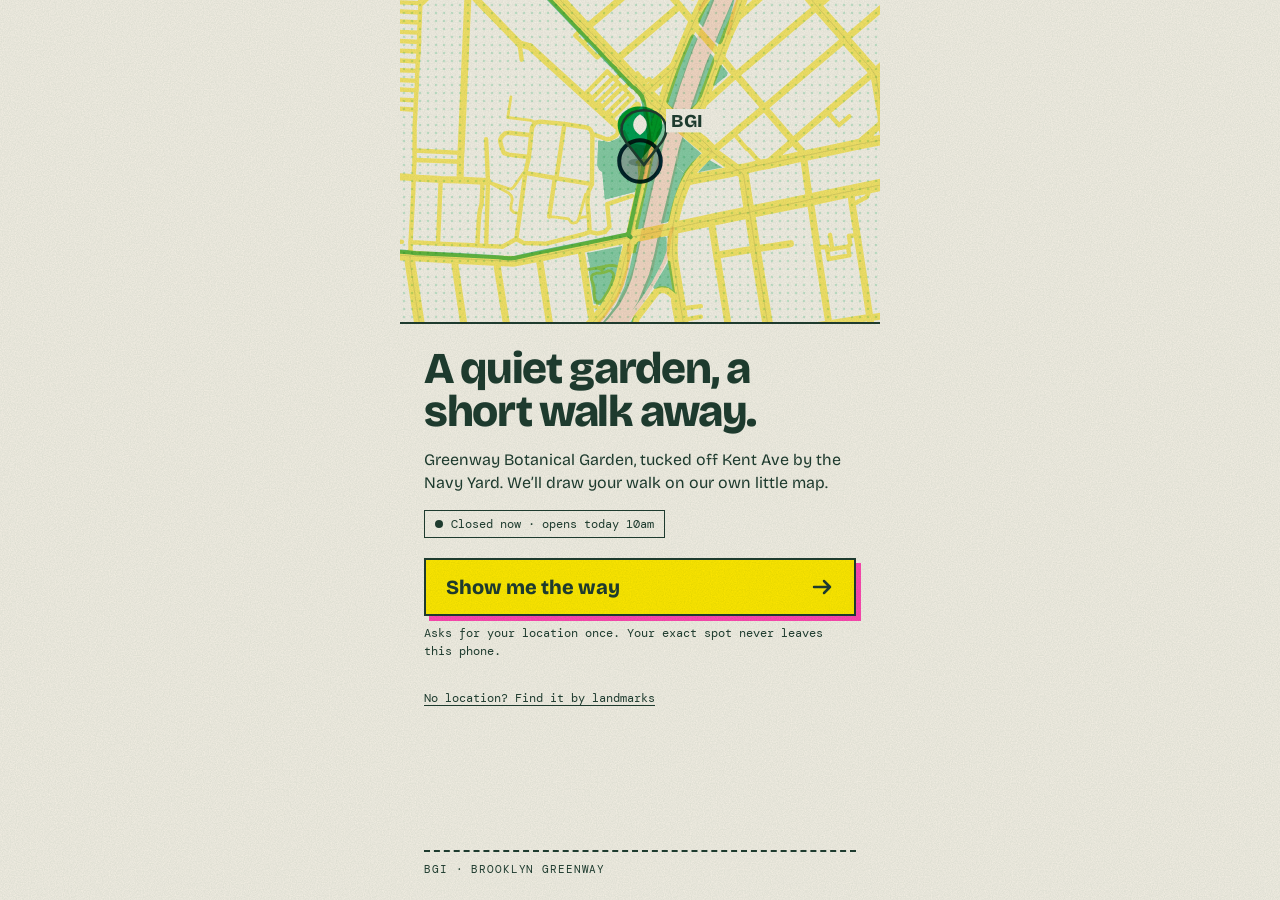
<file: index.html>
<!doctype html>
<html lang="en">
<head>
<meta charset="utf-8">
<meta name="viewport" content="width=device-width, initial-scale=1, viewport-fit=cover">
<title>Greenway Botanical Garden — find your way</title>
<meta name="description" content="A quiet garden off Kent Ave by the Brooklyn Navy Yard. Walking directions on our own little map.">
<meta name="theme-color" content="#F4EFE4">
<link rel="preconnect" href="https://fonts.googleapis.com">
<link rel="preconnect" href="https://fonts.gstatic.com" crossorigin>
<link href="https://fonts.googleapis.com/css2?family=Bricolage+Grotesque:opsz,wght@12..96,400;12..96,600;12..96,800&family=DM+Mono:wght@400;500&display=swap" rel="stylesheet">
<link rel="stylesheet" href="style.css?v=2026-11-21a">
</head>
<body>
<div class="app">

<!-- A · landing -->
<section class="screen" id="s-landing">
  <div class="map h-hero" id="m-landing"></div>
  <div class="pad">
    <h1>A quiet garden, a short walk away.</h1>
    <p>Greenway Botanical Garden, tucked off Kent Ave by the Navy Yard. We’ll draw your walk on our own little map.</p>
    <div class="chip" id="open-chip"><span class="dot" aria-hidden="true"></span><span>Checking hours…</span></div>
    <div style="display:flex;flex-direction:column;gap:8px;margin-top:4px">
      <button class="btn" id="go"><span>Show me the way</span><svg aria-hidden="true" width="24" height="24" viewBox="0 0 24 24" fill="none" stroke="currentColor" stroke-width="2.5" stroke-linecap="round" stroke-linejoin="round"><path d="M4 12H20M14 6l6 6-6 6"/></svg></button>
      <p class="small">Asks for your location once. Your exact spot never leaves this phone.</p>
    </div>
    <button class="linkbtn" id="landmarks">No location? Find it by landmarks</button>
    <div class="foot mono"><span>BGI · Brooklyn Greenway</span><span id="src-label"></span></div>
  </div>
</section>

<!-- A2 · compass finding its way -->
<section class="screen seek" id="s-seek" hidden>
  <div class="pad center">
    <span class="mono">BGI · wayfinder</span>
    <svg class="bigcompass" viewBox="0 0 300 300" role="img" aria-label="A compass searching for the garden" id="seek-compass">
      <defs><pattern id="sDots" width="7" height="7" patternUnits="userSpaceOnUse"><circle cx="3.5" cy="3.5" r="1.4" fill="#1F3D30"/></pattern></defs>
      <circle cx="158" cy="156" r="132" fill="#FF48B0" style="mix-blend-mode:multiply" class="seek-ink"/>
      <circle cx="150" cy="150" r="132" fill="#00A95C"/>
      <circle cx="160" cy="160" r="132" fill="url(#sDots)" opacity=".22"/>
      <circle cx="150" cy="150" r="100" fill="#F4EFE4"/>
      <g class="ticks" stroke="#1F3D30" stroke-width="2" stroke-linecap="round">
        <path d="M150 54v12M150 234v12M54 150h12M234 150h12"/>
        <path d="M218 82l-6 6M82 218l6-6M82 82l6 6M218 218l-6-6" opacity=".5"/>
      </g>
      <g font-family="DM Mono, monospace" font-size="13" fill="#1F3D30" text-anchor="middle">
        <text x="150" y="38" fill="#F4EFE4">N</text><text x="150" y="274" fill="#F4EFE4">S</text>
        <text x="270" y="155" fill="#F4EFE4">E</text><text x="30" y="155" fill="#F4EFE4">W</text>
      </g>
      <g id="seek-needle" class="needle searching">
        <path d="M150 62 L172 150 L150 140 L128 150Z" fill="#FF48B0" style="mix-blend-mode:multiply"/>
        <path d="M150 238 L172 150 L150 160 L128 150Z" fill="#FFE800" style="mix-blend-mode:multiply"/>
        <path d="M150 62 L172 150 L150 238 L128 150Z" fill="none" stroke="#1F3D30" stroke-width="2" stroke-linejoin="round"/>
      </g>
      <circle cx="150" cy="150" r="7" fill="#1F3D30"/>
    </svg>
    <p class="seek-line" id="seek-line" aria-live="polite">Finding you…</p>
    <p class="small">Your exact spot stays on this phone.</p>
  </div>
</section>

<!-- A3 · big arrow -->
<section class="screen" id="s-arrow" hidden>
  <div class="pad">
    <div style="display:flex;justify-content:space-between;align-items:center"><button class="back" data-go="landing">← BGI</button><span class="mono" id="arrow-mode">north is up</span></div>
    <div class="arrowwrap">
      <svg viewBox="0 0 300 300" class="bigarrow" role="img" aria-label="Arrow pointing toward the garden" id="bigarrow">
        <g id="arrow-rot">
          <path d="M150 18 L250 150 L190 150 L190 282 L110 282 L110 150 L50 150Z" fill="#FFE800" style="mix-blend-mode:multiply" transform="translate(9 7)"/>
          <path d="M150 18 L250 150 L190 150 L190 282 L110 282 L110 150 L50 150Z" fill="#FF48B0" style="mix-blend-mode:multiply"/>
          <path d="M150 18 L250 150 L190 150 L190 282 L110 282 L110 150 L50 150Z" fill="none" stroke="#1F3D30" stroke-width="3" stroke-linejoin="round"/>
          <path d="M150 64 V 250" stroke="#F4EFE4" stroke-width="3" stroke-dasharray="2 10" stroke-linecap="round"/>
        </g>
      </svg>
    </div>
    <h1 id="arrow-h">That way.</h1>
    <p id="arrow-sub"></p>
    <button class="btn" id="draw-map"><span>Draw my map</span><svg aria-hidden="true" width="24" height="24" viewBox="0 0 24 24" fill="none" stroke="currentColor" stroke-width="2.5" stroke-linecap="round" stroke-linejoin="round"><path d="M3 17c4-1 4-9 9-9s5 8 9 7"/><circle cx="3" cy="17" r="1.5"/><circle cx="21" cy="15" r="1.5"/></svg></button>
    <div class="altlinks"><a id="arrow-gmaps" href="#">Open in Google Maps</a><button class="linkbtn" id="arrow-landmarks">Landmark view</button></div>
  </div>
</section>

<!-- B · route -->
<section class="screen" id="s-route" hidden>
  <div class="map h-route" id="m-route"></div>
  <div class="ticket mono" id="ticket" aria-hidden="true"></div>
  <div class="topbar">
    <button class="back" data-go="arrow">← arrow</button>
    <button class="iconbtn" id="recenter" aria-label="Recenter on me"><svg aria-hidden="true" width="22" height="22" viewBox="0 0 22 22" fill="none" stroke="currentColor" stroke-width="2" stroke-linecap="round"><circle cx="11" cy="11" r="5"/><path d="M11 1v3M11 18v3M1 11h3M18 11h3"/></svg></button>
  </div>
  <div class="sheet">
    <div class="handle" aria-hidden="true"></div>
    <div class="eta">
      <div><b id="eta-min">— min</b><span class="mono" id="eta-dist">on foot</span></div>
      <span class="tag">walking</span>
    </div>
    <ol class="steps" id="steps"></ol>
    <p class="note">Map apps often miss this entrance. Turn onto Williamsburg St West from Kent Ave.</p>
    <div class="altlinks"><a id="ext-walk" href="#">Open in Google Maps</a><button class="linkbtn" id="route-landmarks">Landmark view</button></div>
    <div class="foot mono"><span id="gps-state">updates as you walk</span></div>
  </div>
</section>

<!-- C · almost there -->
<section class="screen" id="s-arrive" hidden>
  <div class="map h-close" id="m-arrive"></div>
  <div class="topbar"><span class="chip open mono" id="arrive-dist">nearly there</span></div>
  <div class="pad">
    <h1>You’re basically here.</h1>
    <div class="row">
      <div class="sign" role="img" aria-label="The green code sign at the entrance"><div class="a"></div><div class="b"><i></i><i></i></div><div class="post"></div></div>
      <p>Look for the <b>green code at the Williamsburg St West entrance</b>, by the brochures. Scan it with your camera to collect this season’s stamp.</p>
    </div>
    <p class="small">No bikes or dogs inside. Bike racks are free.</p>
    <div class="foot mono"><button class="back" data-go="route">← route</button><span id="arrive-hours"></span></div>
  </div>
</section>

<!-- D · too far -->
<section class="screen" id="s-far" hidden>
  <div class="pad">
    <div style="display:flex;justify-content:space-between;align-items:center"><button class="back" data-go="landing">← BGI</button><span class="mono">outside our map</span></div>
    <svg class="compass" viewBox="0 0 300 300" role="img" aria-label="Arrow pointing toward the garden" id="compass">
      <defs><pattern id="cDots" width="7" height="7" patternUnits="userSpaceOnUse"><circle cx="3.5" cy="3.5" r="1.4" fill="#1F3D30"/></pattern></defs>
      <circle cx="150" cy="150" r="128" fill="#00A95C" style="mix-blend-mode:multiply"/>
      <circle cx="160" cy="160" r="128" fill="url(#cDots)" opacity=".25"/>
      <circle cx="150" cy="150" r="140" fill="none" stroke="#1F3D30" stroke-width="2" stroke-dasharray="2 8" stroke-linecap="round"/>
      <text x="150" y="20" text-anchor="middle" fill="#1F3D30" font-size="12" font-family="DM Mono, monospace">N</text>
      <circle cx="150" cy="150" r="96" fill="#F4EFE4"/>
      <g id="needle">
        <path d="M150 40 L196 190 L150 166 L104 190Z" fill="#FFE800" style="mix-blend-mode:multiply"/>
        <path d="M156 36 L202 186 L156 162 L110 186Z" fill="#FF48B0" style="mix-blend-mode:multiply"/>
        <path d="M150 40 L196 190 L150 166 L104 190Z" fill="none" stroke="#1F3D30" stroke-width="2" stroke-linejoin="round"/>
      </g>
      <circle cx="150" cy="150" r="6" fill="#1F3D30"/>
    </svg>
    <h1 id="far-h">That way.</h1>
    <p>Too far to walk from here. Hop on one of these, then our map takes over.</p>
    <ul class="transit" id="transit"></ul>
    <a class="btn" id="ext-transit" href="#"><span>Transit in Maps</span><svg aria-hidden="true" width="24" height="24" viewBox="0 0 24 24" fill="none" stroke="currentColor" stroke-width="2.5" stroke-linecap="round" stroke-linejoin="round"><path d="M7 17L17 7M9 7h8v8"/></svg></a>
    <button class="btn ghost" id="remind">Remind me this weekend</button>
    <p class="small">Saves a calendar reminder to your phone. No account, no email.</p>
  </div>
</section>

<!-- E · landmarks (no location) -->
<section class="screen" id="s-noloc" hidden>
  <div class="map h-hero" id="m-noloc"></div>
  <div class="topbar"><button class="back" data-go="prev">← back</button></div>
  <div class="pad">
    <h1>Find it by landmarks.</h1>
    <p class="small" id="noloc-why" hidden></p>
    <ol class="steps">
      <li>Get to Kent Ave at Hooper St</li>
      <li>Turn right onto Williamsburg St West</li>
      <li>Entrance is between Kent &amp; Flushing</li>
    </ol>
    <div class="addr"><span id="addr-text"></span><button id="copy">Copy</button></div>
    <button class="btn" id="retry"><span>Try my location after all</span></button>
  </div>
</section>

<!-- F0 · animated welcome at the entrance (?at=gate) -->
<section class="screen welcome" id="s-welcome" hidden>
  <svg class="wl-scene" viewBox="0 0 390 844" preserveAspectRatio="xMidYMid slice" aria-hidden="true">
    <defs><pattern id="wDots" width="8" height="8" patternUnits="userSpaceOnUse"><circle cx="4" cy="4" r="1.3" fill="#00A95C"/></pattern></defs>
    <rect width="390" height="844" fill="url(#wDots)" opacity=".25"/>
    <g class="wl-sun"><circle cx="250" cy="250" r="130" fill="#FFE800" style="mix-blend-mode:multiply"/><circle cx="262" cy="262" r="130" fill="#FF48B0" opacity=".3" style="mix-blend-mode:multiply"/></g>
    <g class="wl-leaf a"><path d="M40 120 C 90 60, 160 70, 190 110 C 150 160, 80 170, 40 120 Z" fill="#00A95C" style="mix-blend-mode:multiply"/><path d="M44 120 C 100 108, 150 106, 188 110" stroke="#F4EFE4" stroke-width="3" fill="none"/></g>
    <g class="wl-leaf b"><path d="M300 420 C 350 380, 400 400, 420 440 C 380 480, 330 470, 300 420 Z" fill="#FF48B0" style="mix-blend-mode:multiply"/><path d="M304 420 C 350 425, 390 432, 418 440" stroke="#F4EFE4" stroke-width="3" fill="none"/></g>
    <g class="wl-leaf c"><path d="M-20 690 C 30 640, 100 650, 120 700 C 80 740, 10 740, -20 690 Z" fill="#00A95C" style="mix-blend-mode:multiply"/><path d="M-16 690 C 30 695, 80 698, 118 700" stroke="#F4EFE4" stroke-width="3" fill="none"/></g>
    <g class="wl-grass" fill="none" stroke="#00A95C" stroke-width="7" stroke-linecap="round" style="mix-blend-mode:multiply">
      <path d="M20 844 C 22 790, 30 760, 44 730"/><path d="M60 844 C 58 800, 52 770, 40 740"/><path d="M110 844 C 114 780, 126 750, 140 720"/>
      <path d="M170 844 C 168 800, 160 776, 150 756"/><path d="M230 844 C 234 790, 248 762, 262 736"/><path d="M290 844 C 288 796, 280 772, 268 752"/>
      <path d="M340 844 C 344 784, 356 756, 372 730"/><path d="M380 844 C 378 800, 372 778, 362 760"/>
    </g>
  </svg>
  <div class="wl-text">
    <span class="mono wl-kicker" id="wl-kicker">Greenway Botanical Garden</span>
    <h1 class="wl-h"><span>Welcome</span> <span>to</span> <span>the</span> <span>quiet.</span></h1>
    <div class="wl-stamp" id="wl-stamp"></div>
    <p class="wl-sub" id="wl-sub"></p>
    <button class="btn wl-go" id="wl-go"><span>Come in</span><svg aria-hidden="true" width="24" height="24" viewBox="0 0 24 24" fill="none" stroke="currentColor" stroke-width="2.5" stroke-linecap="round" stroke-linejoin="round"><path d="M4 12H20M14 6l6 6-6 6"/></svg></button>
  </div>
</section>

<!-- F · inside the garden: what are you doing, how quiet, notebook -->
<section class="screen" id="s-gate" hidden>
  <div class="pad">
    <div class="mono" style="display:flex;justify-content:space-between"><span>BGI · field log</span><span id="visit-n"></span></div>
    <h1 id="gate-h">What’s your quiet thing today?</h1>
    <p>Tap everything that fits, now or on your way out. Anonymous.</p>
    <div class="acts" id="acts" role="group" aria-label="What you’re doing here"></div>
    <button class="btn" id="acts-save" disabled><span id="acts-save-label">Pick at least one</span></button>
    <p class="mono" id="acts-state" aria-live="polite"></p>
    <div class="rating" id="rating">
      <h2>How quiet was it?</h2>
      <span class="mono" id="rating-state">one tap · anonymous</span>
      <button class="opt" data-r="pin" aria-pressed="false"><span class="g" aria-hidden="true">·</span>Pin-drop quiet</button>
      <button class="opt" data-r="hum" aria-pressed="false"><span class="g" aria-hidden="true">~</span>A soft hum</button>
      <button class="opt" data-r="busy" aria-pressed="false"><span class="g" aria-hidden="true">∴</span>Busier than I hoped</button>
    </div>
    <h2 style="margin:8px 0 0;font-size:22px;font-weight:800">Your field notebook</h2>
    <div class="book" id="book"></div>
    <div class="habits" id="habits" hidden><span class="mono">your garden habits</span><div class="habit-row" id="habit-row"></div></div>
    <p class="small" style="border:2px dashed #1F3D30;padding:12px 14px">Your stamps live on this phone, not on our server. We only count scans and taps.</p>
  </div>
</section>

<svg class="grain" aria-hidden="true" width="100%" height="100%"><filter id="grain"><feTurbulence type="fractalNoise" baseFrequency=".85" numOctaves="2" stitchTiles="stitch"/><feColorMatrix values="0 0 0 0 .12  0 0 0 0 .24  0 0 0 0 .19  0 0 0 .35 0"/></filter><rect width="100%" height="100%" filter="url(#grain)"/></svg>
<p class="visually-hidden" aria-live="polite" id="live"></p>
</div>
<script src="config.js?v=2026-11-21a"></script>
<script src="map.js?v=2026-11-21a"></script>
<script src="app.js?v=2026-11-21a"></script>
</body>
</html>
</file>
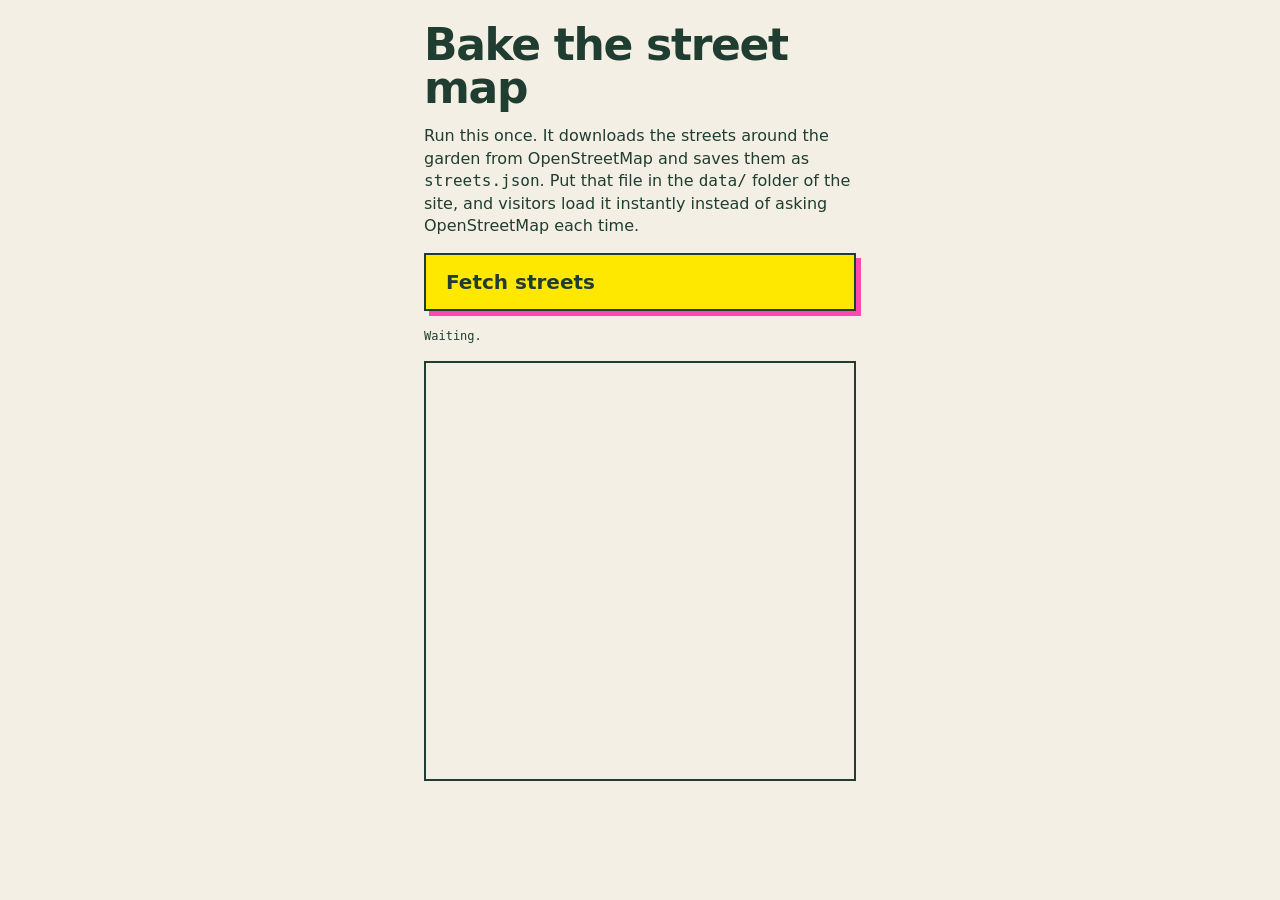
<file: bake.html>
<!doctype html>
<html lang="en">
<head>
<meta charset="utf-8">
<meta name="viewport" content="width=device-width, initial-scale=1">
<title>BGI — bake the street map</title>
<link rel="stylesheet" href="style.css">
</head>
<body>
<div class="app"><div class="pad">
  <h1>Bake the street map</h1>
  <p>Run this once. It downloads the streets around the garden from OpenStreetMap and saves them as <code>streets.json</code>. Put that file in the <code>data/</code> folder of the site, and visitors load it instantly instead of asking OpenStreetMap each time.</p>
  <button class="btn" id="bake"><span>Fetch streets</span></button>
  <p class="small" id="status">Waiting.</p>
  <div class="map" id="preview" style="height:420px;border:2px solid #1F3D30"></div>
  <a class="btn ghost" id="dl" hidden download="streets.json">Download streets.json</a>
</div></div>
<script src="config.js"></script>
<script src="map.js"></script>
<script>
  var C = window.BGI_CONFIG, M = window.BGIMap;
  document.getElementById('bake').onclick = function () {
    var st = document.getElementById('status');
    st.textContent = 'Asking OpenStreetMap… (can take 10–30 s)';
    fetch(C.overpassUrl, { method: 'POST', body: 'data=' + encodeURIComponent(M.overpassQuery(C.entrance, C.mapRadiusM + 300)) })
      .then(function (r) { if (!r.ok) throw new Error('HTTP ' + r.status); return r.json(); })
      .then(function (raw) {
        var data = M.compact(raw), json = JSON.stringify(data);
        st.textContent = data.ways.length + ' streets, ' + Object.keys(data.nodes).length + ' points, ' + Math.round(json.length / 1024) + ' KB. Check the preview, then download.';
        var el = document.getElementById('preview');
        el.innerHTML = M.render(data, { mode: 'static', entrance: C.entrance, w: el.clientWidth, h: el.clientHeight });
        var dl = document.getElementById('dl');
        dl.href = URL.createObjectURL(new Blob([json], { type: 'application/json' }));
        dl.hidden = false;
      })
      .catch(function (e) { st.textContent = 'Failed: ' + e.message + '. Try again in a minute.'; });
  };
</script>
</body>
</html>
</file>
<file: style.css>
:root {
  --paper: #F4EFE4;
  --ink: #1F3D30;
  --green: #00A95C;
  --pink: #FF48B0;
  --yellow: #FFE800;
  --mono: 'DM Mono', ui-monospace, monospace;
  --sans: 'Bricolage Grotesque', system-ui, sans-serif;
}
* { box-sizing: border-box; }
[hidden] { display: none !important; }
html, body { margin: 0; background: var(--paper); color: var(--ink); font-family: var(--sans); }
body { min-height: 100dvh; }
a { color: var(--ink); }
a:hover { color: #00754A; }
button { font: inherit; color: inherit; }

.app { position: relative; max-width: 480px; margin: 0 auto; min-height: 100dvh; overflow-x: hidden; }
.screen { min-height: 100dvh; display: flex; flex-direction: column; }
.screen[hidden] { display: none; }

/* paper grain over everything */
.grain { position: fixed; inset: 0; pointer-events: none; mix-blend-mode: multiply; opacity: .5; z-index: 50; }

.pad { padding: 24px; display: flex; flex-direction: column; gap: 16px; flex: 1; }
.mono { font-family: var(--mono); font-size: 11px; letter-spacing: .08em; text-transform: uppercase; }
.small { font-family: var(--mono); font-size: 12px; line-height: 1.5; margin: 0; }
h1 { margin: 0; font-size: clamp(34px, 10vw, 44px); font-weight: 800; line-height: .97; letter-spacing: -.03em; }
p { margin: 0; font-size: 16px; line-height: 1.4; }

.chip { align-self: flex-start; display: inline-flex; align-items: center; gap: 8px; border: 1.5px solid var(--ink); padding: 5px 10px; background: var(--paper); font-family: var(--mono); font-size: 12px; }
.chip.open { background: var(--yellow); }
.chip .dot { width: 8px; height: 8px; border-radius: 50%; background: var(--ink); }
.topbar { position: absolute; left: 16px; right: 16px; top: 16px; display: flex; justify-content: space-between; align-items: center; z-index: 5; }

.btn { min-height: 58px; display: flex; align-items: center; justify-content: space-between; gap: 12px; padding: 0 20px; background: var(--yellow); border: 2px solid var(--ink); box-shadow: 5px 5px 0 var(--pink); font-size: 20px; font-weight: 800; text-decoration: none; color: var(--ink); cursor: pointer; width: 100%; text-align: left; }
.btn:active { transform: translate(3px, 3px); box-shadow: 2px 2px 0 var(--pink); }
.btn.ghost { min-height: 48px; justify-content: center; background: var(--paper); box-shadow: none; font-size: 17px; font-weight: 600; }
.iconbtn { width: 44px; height: 44px; display: flex; align-items: center; justify-content: center; background: var(--paper); border: 2px solid var(--ink); cursor: pointer; }
.back { font-family: var(--mono); font-size: 11px; letter-spacing: .1em; text-transform: uppercase; background: var(--paper); border: 1.5px solid var(--ink); padding: 8px 10px; text-decoration: none; cursor: pointer; }

.map { position: relative; width: 100%; border-bottom: 2px solid var(--ink); overflow: hidden; background: var(--paper); flex-shrink: 0; }
.map svg { display: block; }
.map.h-hero { height: 36dvh; min-height: 240px; }
.map.h-route { height: 56dvh; min-height: 360px; }
.map.h-close { height: 44dvh; min-height: 300px; }

.sheet { flex: 1; margin-top: -24px; position: relative; z-index: 2; background: var(--paper); border-top: 2px solid var(--ink); padding: 12px 24px 24px; display: flex; flex-direction: column; gap: 12px; }
.handle { align-self: center; width: 44px; height: 4px; background: var(--ink); opacity: .4; }
.eta { display: flex; justify-content: space-between; align-items: flex-end; }
.eta b { font-size: 32px; font-weight: 800; line-height: 1; letter-spacing: -.02em; display: block; }
.tag { font-family: var(--mono); font-size: 11px; letter-spacing: .08em; text-transform: uppercase; background: var(--yellow); padding: 3px 6px; }

.steps { margin: 0; padding: 0; list-style: none; display: flex; flex-direction: column; gap: 10px; counter-reset: s; }
.steps li { display: flex; gap: 12px; align-items: center; font-size: 16px; line-height: 1.3; }
.steps li::before { counter-increment: s; content: counter(s); width: 26px; height: 26px; flex-shrink: 0; border: 2px solid var(--ink); border-radius: 50%; display: flex; align-items: center; justify-content: center; font-family: var(--mono); font-size: 12px; }
.steps .m { font-family: var(--mono); font-size: 11px; opacity: .8; margin-left: 4px; white-space: nowrap; }
.note { font-family: var(--mono); font-size: 11px; line-height: 1.5; background: var(--yellow); padding: 6px 8px; margin: 0; }
.foot { margin-top: auto; display: flex; justify-content: space-between; align-items: center; border-top: 2px dashed var(--ink); padding-top: 10px; }

.sign { position: relative; width: 92px; height: 104px; flex-shrink: 0; }
.sign .a { position: absolute; left: 6px; top: 6px; width: 84px; height: 84px; background: var(--pink); mix-blend-mode: multiply; }
.sign .b { position: absolute; left: 0; top: 0; width: 84px; height: 84px; background: var(--green); mix-blend-mode: multiply; padding: 12px; display: grid; grid-template-columns: 1fr 1fr; gap: 24px; }
.sign .b i { border: 6px solid var(--ink); }
.sign .post { position: absolute; left: 38px; top: 84px; width: 8px; height: 20px; background: var(--ink); }
.row { display: flex; gap: 14px; align-items: center; }

.compass { width: min(62vw, 230px); align-self: center; }
.transit { margin: 0; padding: 0; list-style: none; border: 2px solid var(--ink); font-family: var(--mono); font-size: 13px; }
.transit li { display: flex; justify-content: space-between; gap: 10px; padding: 8px 12px; border-bottom: 1.5px dashed var(--ink); }
.transit li:last-child { border-bottom: 0; }

.addr { display: flex; align-items: center; justify-content: space-between; gap: 12px; border: 2px solid var(--ink); padding: 10px 12px; }
.addr span { font-family: var(--mono); font-size: 13px; line-height: 1.4; }
.addr button { min-height: 44px; padding: 0 14px; background: var(--paper); border: 2px solid var(--ink); font-family: var(--mono); font-size: 12px; letter-spacing: .06em; text-transform: uppercase; cursor: pointer; }
.addr button.done { background: var(--yellow); }

.stamp-hero { display: flex; justify-content: center; }
.rating { border: 2px solid var(--ink); padding: 16px; display: flex; flex-direction: column; gap: 10px; }
.rating h2 { margin: 0; font-size: 22px; font-weight: 800; }
.rating .opt { min-height: 44px; display: flex; align-items: center; gap: 12px; padding: 0 14px; border: 2px solid var(--ink); background: var(--paper); font-size: 16px; font-weight: 600; text-align: left; cursor: pointer; }
.rating .opt[aria-pressed="true"] { background: var(--yellow); box-shadow: 4px 4px 0 var(--pink); }
.rating .g { width: 22px; font-family: var(--mono); }
.book { display: grid; grid-template-columns: repeat(2, minmax(0, 1fr)); gap: 8px; justify-items: center; }
.stamp { display: flex; flex-direction: column; align-items: center; gap: 6px; font-family: var(--mono); font-size: 11px; letter-spacing: .08em; text-transform: uppercase; }

.loading { position: absolute; inset: 0; display: flex; align-items: center; justify-content: center; font-family: var(--mono); font-size: 12px; letter-spacing: .08em; text-transform: uppercase; }
.loading span { background: var(--paper); border: 1.5px solid var(--ink); padding: 8px 12px; animation: blink 1s steps(2) infinite; }
@keyframes blink { 50% { opacity: .4; } }
.linkbtn { background: none; border: 0; padding: 8px 0; min-height: 44px; font-family: var(--mono); font-size: 12px; text-decoration: underline; text-underline-offset: 3px; cursor: pointer; align-self: flex-start; color: var(--ink); }
.altlinks { display: flex; flex-wrap: wrap; justify-content: space-between; align-items: center; gap: 8px 16px; font-family: var(--mono); font-size: 12px; }
.altlinks a { display: inline-flex; align-items: center; min-height: 44px; text-underline-offset: 3px; }

/* compass seeking */
.seek .center { align-items: center; justify-content: center; text-align: center; gap: 22px; }
.bigcompass { width: min(78vw, 320px); overflow: visible; }
.seek-line { font-size: 22px; font-weight: 800; letter-spacing: -.01em; min-height: 1.4em; }
.needle { transform-origin: 150px 150px; }
.needle.searching { animation: seek 2.4s cubic-bezier(.45,.05,.55,.95) infinite; }
.needle.locked { transition: transform 1.1s cubic-bezier(.2, 1.6, .4, 1); }
@keyframes seek {
  0% { transform: rotate(0deg); } 30% { transform: rotate(250deg); } 45% { transform: rotate(205deg); }
  70% { transform: rotate(470deg); } 85% { transform: rotate(430deg); } 100% { transform: rotate(720deg); }
}
.seek-ink { animation: jitter .18s steps(2) infinite; }
@keyframes jitter { 50% { transform: translate(-3px, 2px); } }
.bigcompass.found .seek-ink { animation: none; }

/* big arrow */
.arrowwrap { display: flex; justify-content: center; padding: 8px 0; }
.bigarrow { width: min(70vw, 280px); overflow: visible; }
#arrow-rot { transform-origin: 150px 150px; transition: transform .35s ease-out; }
#bigarrow.enter #arrow-rot { animation: arrowin .7s cubic-bezier(.2, 1.4, .4, 1) both; }
@keyframes arrowin { from { opacity: 0; transform: scale(.4) rotate(var(--rot, 0deg)); } }

/* the map drawing itself */
.ticket { position: absolute; z-index: 4; right: 16px; top: max(calc(56dvh - 84px), 276px); background: var(--paper); border: 1.5px solid var(--ink); padding: 6px 9px; font-size: 10px; line-height: 1.5; transform: rotate(3deg); box-shadow: 3px 3px 0 var(--yellow); }
.ticket:empty { display: none; }
.anim .m-streets { animation: fadein .9s ease both; }
.anim .m-route { stroke-dasharray: 1; stroke-dashoffset: 1; animation: draw var(--draw, 2.4s) .7s cubic-bezier(.5,0,.3,1) forwards; }
.anim .m-route2 { opacity: 0; animation: fadein .5s calc(var(--draw, 2.4s) + .6s) forwards; }
.anim .m-pop { opacity: 0; animation: fadein .3s both; }
.anim .m-pin { transform-box: fill-box; transform-origin: 50% 100%; animation: pindrop .7s calc(var(--draw, 2.4s) + .5s) cubic-bezier(.2, 1.7, .4, 1) both; }
.anim .m-you { animation: fadein .4s .3s both; }
.ticket.anim { animation: stampin .5s var(--ticket-delay, 3.2s) cubic-bezier(.2, 1.6, .4, 1) both; }
@keyframes draw { to { stroke-dashoffset: 0; } }
@keyframes fadein { from { opacity: 0; } to { opacity: 1; } }
@keyframes stampin { from { opacity: 0; transform: rotate(3deg) scale(1.8); } to { opacity: 1; transform: rotate(3deg) scale(1); } }

/* the BGI pin: riso pulse rings + a gentle bob */
.m-pulse { transform-box: fill-box; transform-origin: center; animation: pulse 2.4s ease-out infinite; }
.m-pulse.b { animation-delay: .8s; }
.m-pulse.c { animation-delay: 1.6s; }
.m-bob { animation: bob 2.4s ease-in-out infinite; }
@keyframes pulse { 0% { transform: scale(.4); opacity: .95; } 100% { transform: scale(3.6); opacity: 0; } }
@keyframes bob { 0%, 100% { transform: translateY(0); } 50% { transform: translateY(-6px); } }
@keyframes pindrop { 0% { opacity: 0; transform: translateY(-40px) scale(.5); } 60% { opacity: 1; } 100% { opacity: 1; transform: none; } }
@media (prefers-reduced-motion: reduce) {
  .m-pulse, .m-bob { animation: none !important; }
  .m-pulse { opacity: 0 !important; }
  .needle.searching, .seek-ink, .anim .m-streets, .anim .m-route, .anim .m-route2, .anim .m-pop, .anim .m-pin, .anim .m-you, .ticket.anim, #bigarrow.enter #arrow-rot { animation: none !important; opacity: 1 !important; stroke-dashoffset: 0 !important; }
}

/* ---------- F0 · welcome at the entrance ---------- */
.welcome { position: relative; overflow: hidden; }
.wl-scene { position: absolute; inset: 0; width: 100%; height: 100%; }
.wl-text { position: relative; z-index: 2; flex: 1; display: flex; flex-direction: column; justify-content: center; gap: 18px; padding: 32px 24px 48px; }
.wl-kicker { opacity: 0; animation: fadein .6s .2s forwards; }
.wl-h { font-size: clamp(52px, 16vw, 72px); line-height: .9; letter-spacing: -.04em; }
.wl-h span { display: inline-block; opacity: 0; transform: translateY(24px); animation: wordup .6s cubic-bezier(.2, 1.4, .4, 1) forwards; }
.wl-h span:nth-child(1) { animation-delay: .5s; } .wl-h span:nth-child(2) { animation-delay: .75s; }
.wl-h span:nth-child(3) { animation-delay: .95s; } .wl-h span:nth-child(4) { animation-delay: 1.2s; }
@keyframes wordup { to { opacity: 1; transform: none; } }
.wl-stamp { align-self: flex-start; opacity: 0; transform: rotate(-8deg) scale(2.2); animation: thump .45s 1.9s cubic-bezier(.3, 1.6, .5, 1) forwards; }
@keyframes thump { to { opacity: 1; transform: rotate(-8deg) scale(1); } }
.wl-sub { font-size: 17px; max-width: 30ch; opacity: 0; animation: fadein .5s 2.3s forwards; }
.wl-go { opacity: 0; animation: fadein .5s 2.7s forwards; }
.wl-sun { transform-box: fill-box; transform-origin: center; animation: sunrise 1.6s cubic-bezier(.2, .8, .3, 1) both; }
@keyframes sunrise { from { transform: translateY(220px) scale(.7); opacity: 0; } }
.wl-leaf { transform-box: fill-box; transform-origin: 20% 50%; }
.wl-leaf.a { animation: leafin-l 1.4s .3s both, sway 4s 1.7s ease-in-out infinite; }
.wl-leaf.b { animation: leafin-r 1.4s .6s both, sway 4.6s 2s ease-in-out infinite reverse; }
.wl-leaf.c { animation: leafin-l 1.4s .9s both, sway 5s 2.3s ease-in-out infinite; }
@keyframes leafin-l { from { transform: translate(-160px, -40px) rotate(-40deg); opacity: 0; } }
@keyframes leafin-r { from { transform: translate(160px, -40px) rotate(40deg); opacity: 0; } }
@keyframes sway { 50% { transform: rotate(6deg) translateY(4px); } }
.wl-grass path { stroke-dasharray: 160; stroke-dashoffset: 160; animation: grow 1.2s cubic-bezier(.3, .7, .3, 1) forwards; }
.wl-grass path:nth-child(odd) { animation-delay: .4s; } .wl-grass path:nth-child(even) { animation-delay: .7s; }
@keyframes grow { to { stroke-dashoffset: 0; } }

/* ---------- F · activity tiles ---------- */
.acts { display: grid; grid-template-columns: repeat(2, minmax(0, 1fr)); gap: 10px; }
.act { position: relative; min-height: 64px; display: flex; align-items: center; gap: 10px; padding: 8px 12px; background: var(--paper); border: 2px solid var(--ink); font-size: 16px; font-weight: 600; text-align: left; cursor: pointer; transition: transform .12s, box-shadow .12s, background .12s; }
.act svg { width: 44px; height: 44px; flex-shrink: 0; overflow: visible; }
.act[aria-pressed="true"] { background: var(--yellow); box-shadow: 4px 4px 0 var(--pink); transform: translate(-2px, -2px); }
.act[aria-pressed="true"] svg { animation: wiggle .5s ease-in-out; }
.act .tick { position: absolute; top: 6px; right: 8px; width: 18px; height: 18px; border-radius: 50%; background: var(--ink); color: var(--paper); display: none; align-items: center; justify-content: center; font-family: var(--mono); font-size: 11px; }
.act[aria-pressed="true"] .tick { display: flex; }
.act:disabled { cursor: default; }
@keyframes wiggle { 25% { transform: rotate(-8deg) scale(1.1); } 60% { transform: rotate(6deg) scale(1.05); } }
#acts-save:disabled { background: var(--paper); box-shadow: none; opacity: .6; cursor: default; }
#acts-state:empty { display: none; }

.habits { border: 2px solid var(--ink); padding: 12px 14px; display: flex; flex-direction: column; gap: 8px; }
.habit-row { display: flex; flex-wrap: wrap; gap: 6px; }
.habit { display: inline-flex; align-items: center; gap: 6px; border: 1.5px solid var(--ink); padding: 3px 8px 3px 4px; font-family: var(--mono); font-size: 12px; }
.habit svg { width: 22px; height: 22px; }

@media (prefers-reduced-motion: reduce) {
  .wl-kicker, .wl-h span, .wl-stamp, .wl-sub, .wl-go, .wl-sun, .wl-leaf, .wl-grass path { animation: none !important; opacity: 1 !important; transform: none !important; stroke-dashoffset: 0 !important; }
  .wl-stamp { transform: rotate(-8deg) !important; }
  .act[aria-pressed="true"] svg { animation: none; }
}

.visually-hidden { position: absolute; width: 1px; height: 1px; overflow: hidden; clip: rect(0 0 0 0); }
</file>
